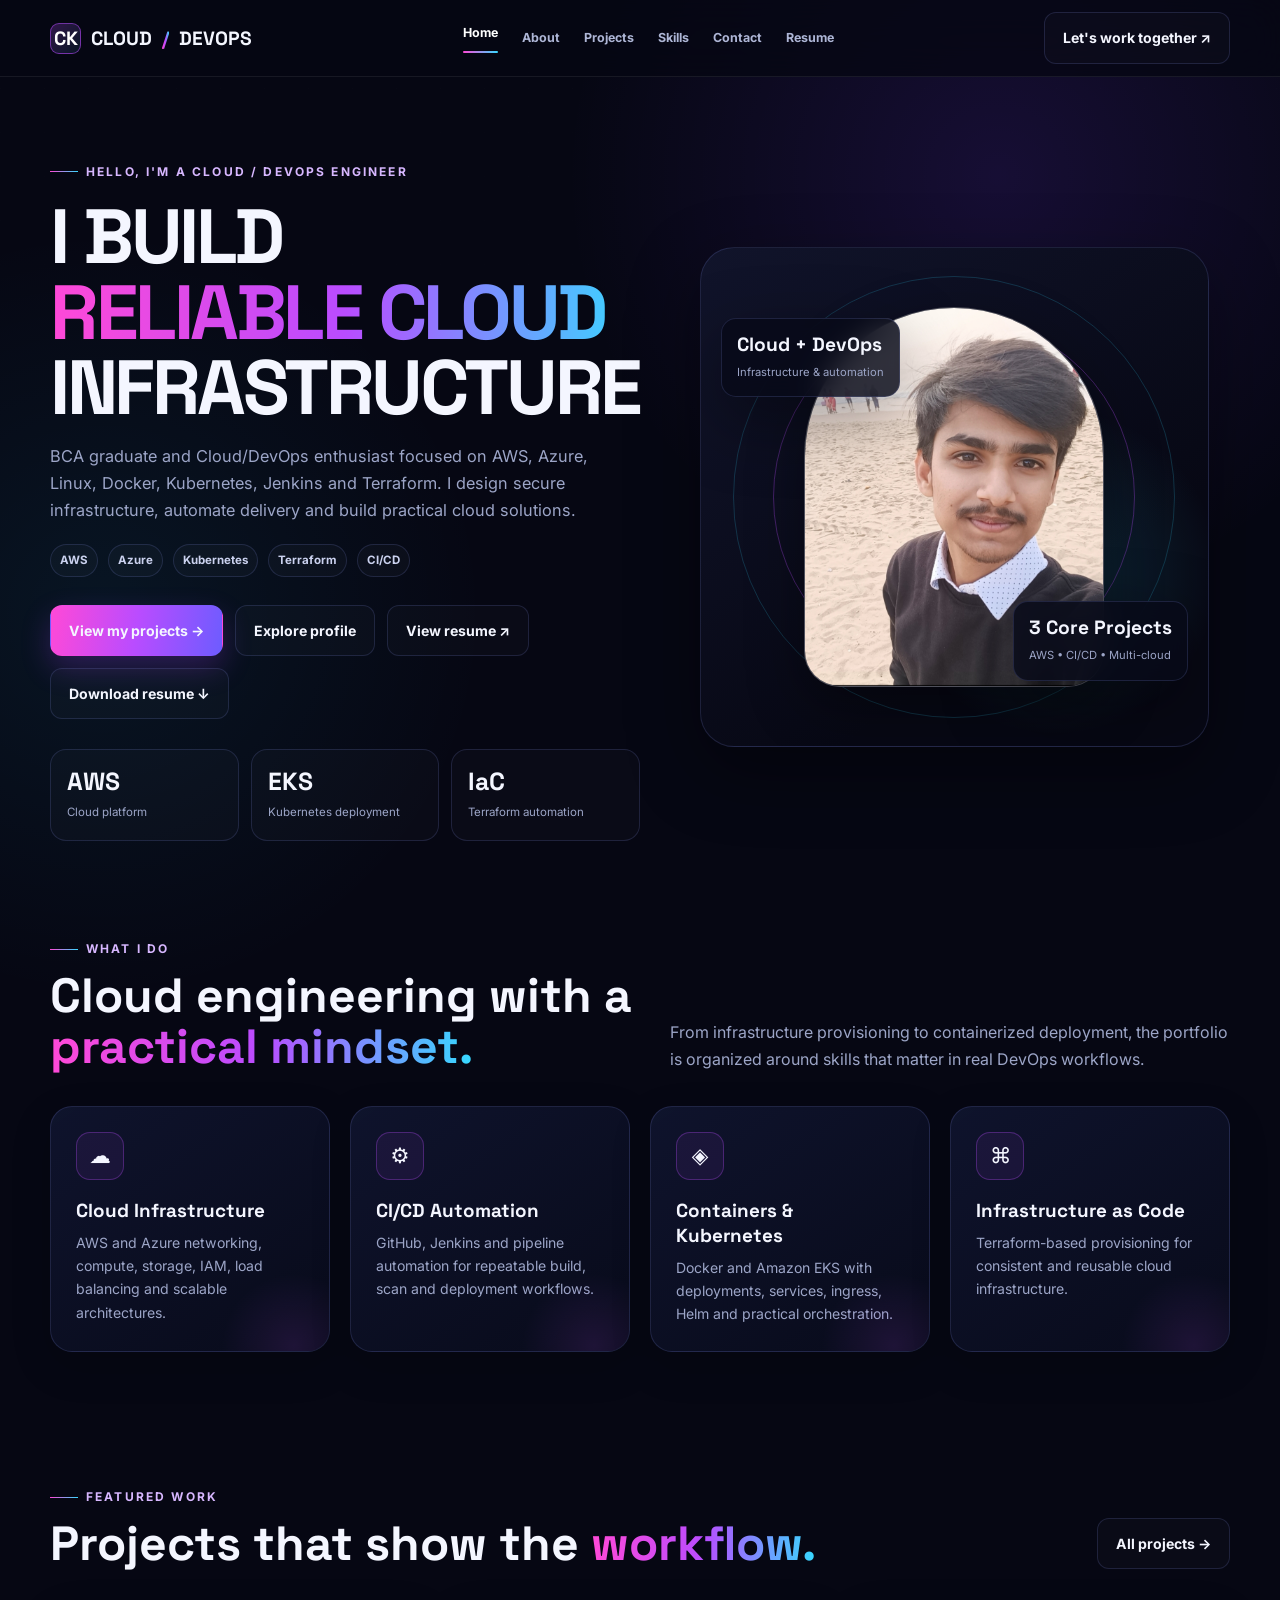
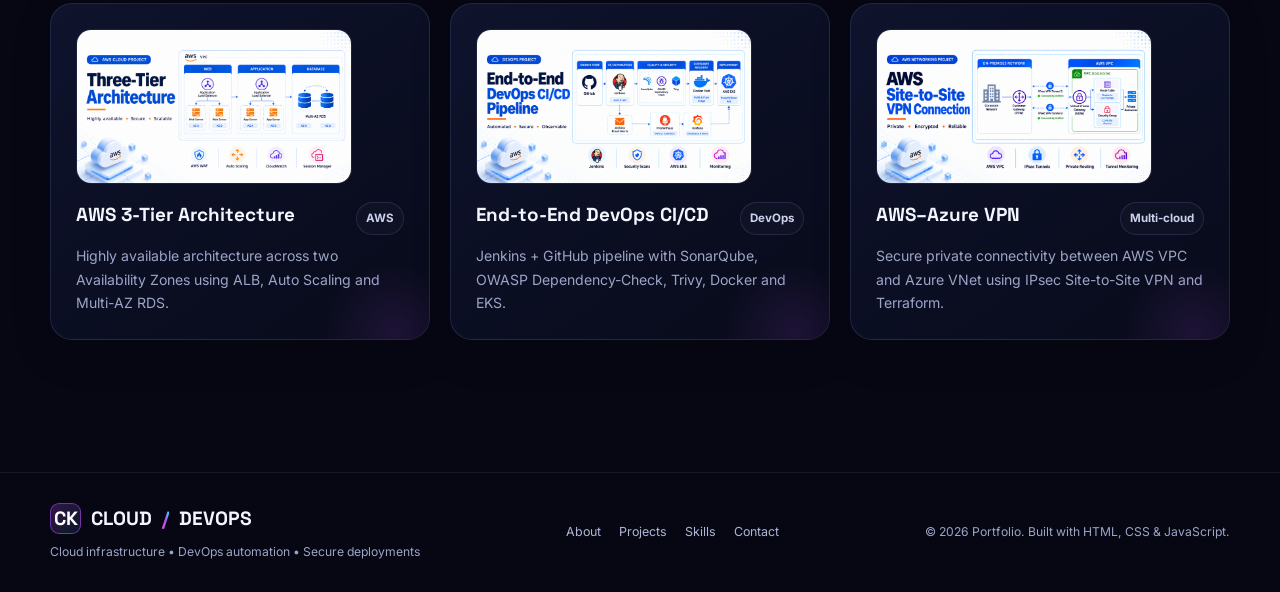
<file: index.html>
<!doctype html>
<html lang="en">
<head>
<meta charset="utf-8">
<meta name="viewport" content="width=device-width,initial-scale=1">
<meta name="description" content="Cloud / DevOps Engineer portfolio">
<title>Home | Cloud / DevOps Engineer</title>
<link rel="stylesheet" href="style.css">
</head>
<body>
<header class="header">
  <div class="container nav">
    <a class="logo" href="index.html"><span class="logo-mark">CK</span> CLOUD<span class="gradient-text">/</span>DEVOPS</a>
    <nav class="nav-links"><a class="active" href="index.html">Home</a><a class="" href="about.html">About</a><a class="" href="projects.html">Projects</a><a class="" href="skills.html">Skills</a><a class="" href="contact.html">Contact</a><a class="" href="resume.pdf" target="_blank" rel="noopener">Resume</a></nav>
    <a class="btn secondary" href="contact.html">Let's work together ↗</a>
    <button class="menu" aria-label="Open menu">☰</button>
  </div>
</header>

<main>
<section class="hero">
  <div class="container hero-grid">
    <div>
      <span class="eyebrow">Hello, I'm a Cloud / DevOps Engineer</span>
      <h1>I BUILD <span class="gradient-text">RELIABLE CLOUD</span><span>INFRASTRUCTURE</span></h1>
      <p class="hero-copy">BCA graduate and Cloud/DevOps enthusiast focused on AWS, Azure, Linux, Docker, Kubernetes, Jenkins and Terraform. I design secure infrastructure, automate delivery and build practical cloud solutions.</p>
      <div class="hero-meta">
        <span class="tag">AWS</span><span class="tag">Azure</span><span class="tag">Kubernetes</span><span class="tag">Terraform</span><span class="tag">CI/CD</span>
      </div>
      <div class="btns">
        <a class="btn primary" href="projects.html">View my projects →</a>
        <a class="btn secondary" href="about.html">Explore profile</a>
        <a class="btn secondary" href="resume.pdf" target="_blank" rel="noopener">View resume ↗</a>
        <a class="btn secondary" href="resume.pdf" download="Pinjari-Jafar-Resume.pdf">Download resume ↓</a>
      </div>
      <div class="stat-row">
        <div class="stat"><strong>AWS</strong><span>Cloud platform</span></div>
        <div class="stat"><strong>EKS</strong><span>Kubernetes deployment</span></div>
        <div class="stat"><strong>IaC</strong><span>Terraform automation</span></div>
      </div>
    </div>
    <div class="hero-photo">
      <div class="float-card one"><b>Cloud + DevOps</b><span>Infrastructure & automation</span></div>
      <div class="float-card two"><b>3 Core Projects</b><span>AWS • CI/CD • Multi-cloud</span></div>
      <div class="profile-image-wrap">
        <img class="profile-image" src="profile.jpeg" alt="Profile photo of Ambati Mokesh Reddy">
      </div>
    </div>
  </div>
</section>

<section class="section" style="padding-top:30px">
 <div class="container">
  <div class="section-head">
   <div><span class="eyebrow">What I do</span><h2>Cloud engineering with a <span class="gradient-text">practical mindset.</span></h2></div>
   <p>From infrastructure provisioning to containerized deployment, the portfolio is organized around skills that matter in real DevOps workflows.</p>
  </div>
  <div class="grid cards-4">
   <article class="card"><div class="icon-box">☁</div><h3>Cloud Infrastructure</h3><p>AWS and Azure networking, compute, storage, IAM, load balancing and scalable architectures.</p></article>
   <article class="card"><div class="icon-box">⚙</div><h3>CI/CD Automation</h3><p>GitHub, Jenkins and pipeline automation for repeatable build, scan and deployment workflows.</p></article>
   <article class="card"><div class="icon-box">◈</div><h3>Containers & Kubernetes</h3><p>Docker and Amazon EKS with deployments, services, ingress, Helm and practical orchestration.</p></article>
   <article class="card"><div class="icon-box">⌘</div><h3>Infrastructure as Code</h3><p>Terraform-based provisioning for consistent and reusable cloud infrastructure.</p></article>
  </div>
 </div>
</section>

<section class="section" style="padding-top:35px">
 <div class="container">
  <div class="section-head"><div><span class="eyebrow">Featured work</span><h2>Projects that show the <span class="gradient-text">workflow.</span></h2></div><a class="btn secondary" href="projects.html">All projects →</a></div>
  <div class="grid cards-3">
   <article class="card"><div class="project-image project-cover home-project-cover"><img src="project-three-tier.png" alt="AWS Three-Tier Architecture project cover" loading="lazy"></div><div class="project-top"><h3>AWS 3-Tier Architecture</h3><span class="tag">AWS</span></div><p style="margin-top:9px">Highly available architecture across two Availability Zones using ALB, Auto Scaling and Multi-AZ RDS.</p></article>
   <article class="card"><div class="project-image project-cover home-project-cover"><img src="project-cicd.png" alt="End-to-End DevOps CI/CD Pipeline project cover" loading="lazy"></div><div class="project-top"><h3>End-to-End DevOps CI/CD</h3><span class="tag">DevOps</span></div><p style="margin-top:9px">Jenkins + GitHub pipeline with SonarQube, OWASP Dependency-Check, Trivy, Docker and EKS.</p></article>
   <article class="card"><div class="project-image project-cover home-project-cover"><img src="project-vpn.png" alt="AWS Site-to-Site VPN project cover" loading="lazy"></div><div class="project-top"><h3>AWS–Azure VPN</h3><span class="tag">Multi-cloud</span></div><p style="margin-top:9px">Secure private connectivity between AWS VPC and Azure VNet using IPsec Site-to-Site VPN and Terraform.</p></article>
  </div>
 </div>
</section>
</main>

<footer class="footer">
  <div class="container footer-row">
    <div>
      <a class="logo" href="index.html"><span class="logo-mark">CK</span> CLOUD<span class="gradient-text">/</span>DEVOPS</a>
      <p style="margin-top:8px">Cloud infrastructure • DevOps automation • Secure deployments</p>
    </div>
    <div class="footer-links">
      <a href="about.html">About</a><a href="projects.html">Projects</a><a href="skills.html">Skills</a><a href="contact.html">Contact</a>
    </div>
    <p>© <span data-year></span> Portfolio. Built with HTML, CSS & JavaScript.</p>
  </div>
</footer>
<script src="script.js"></script>
</body>
</html>
</file>
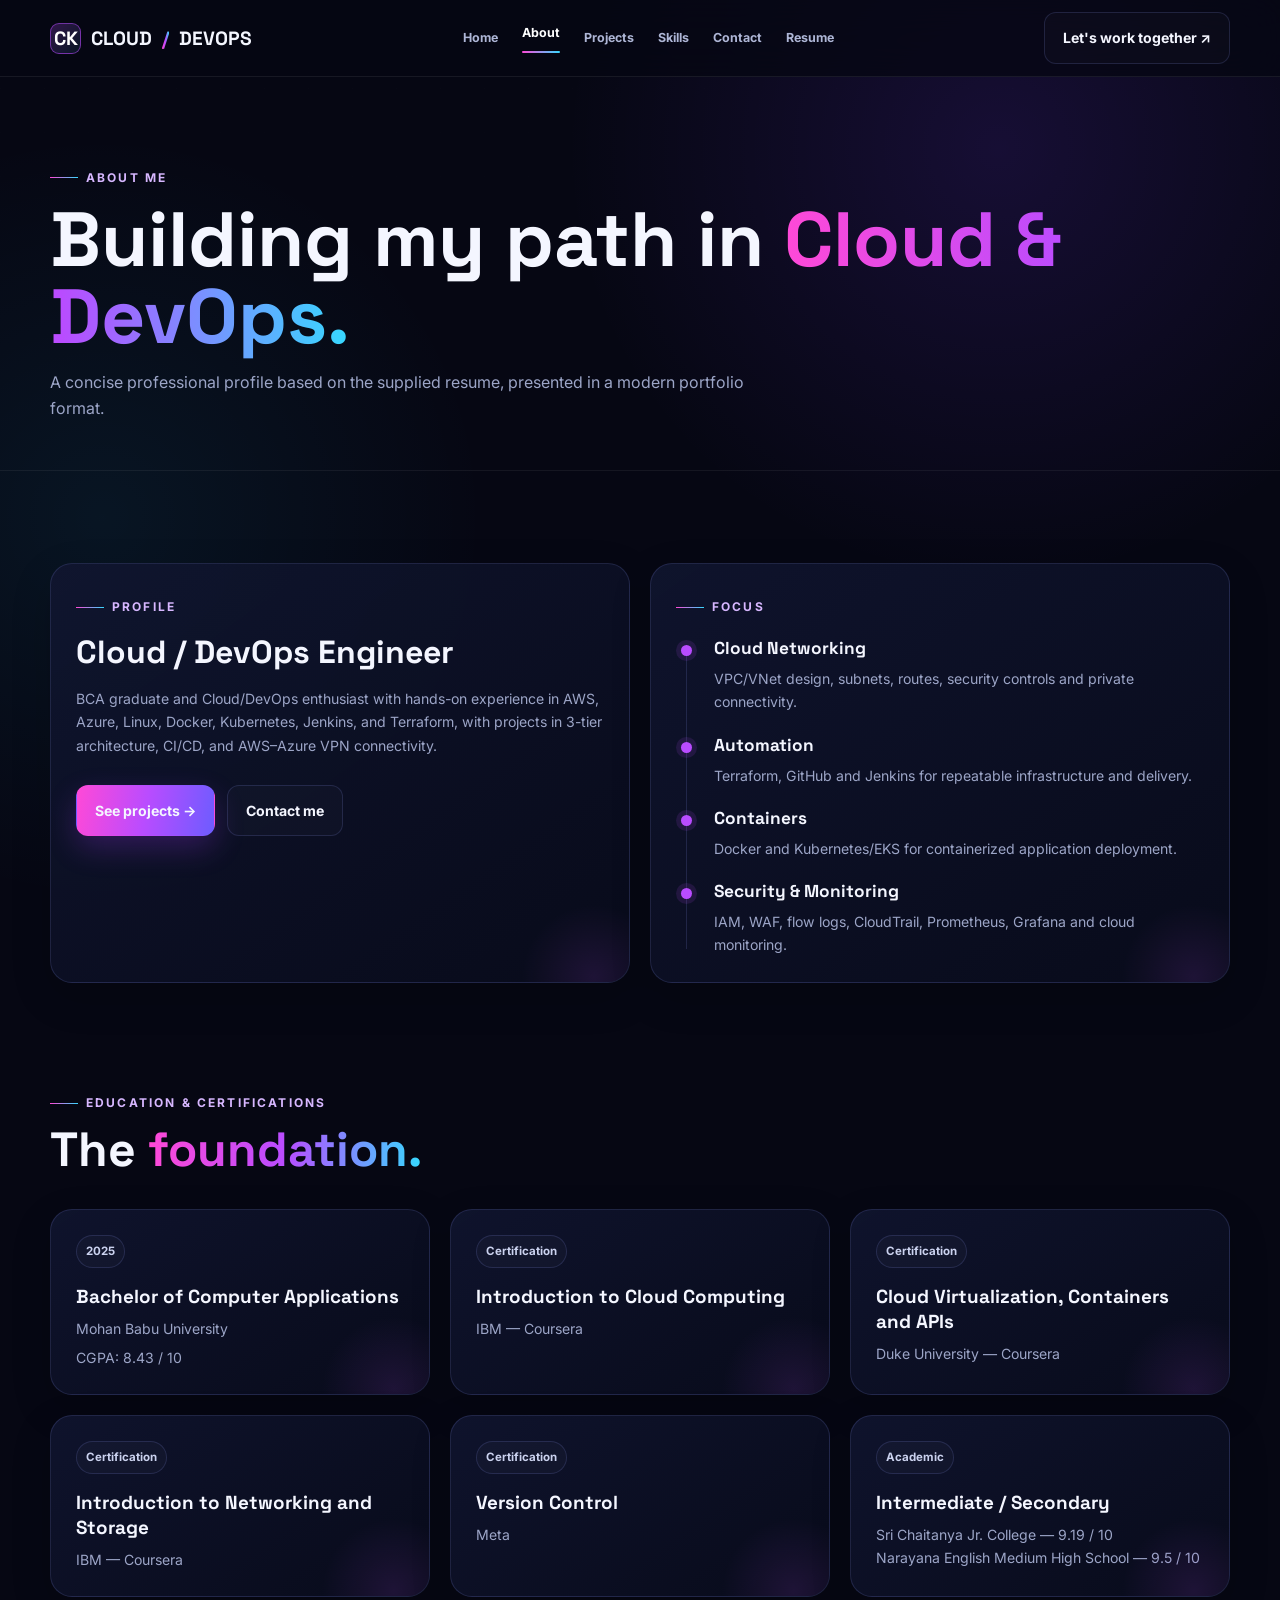
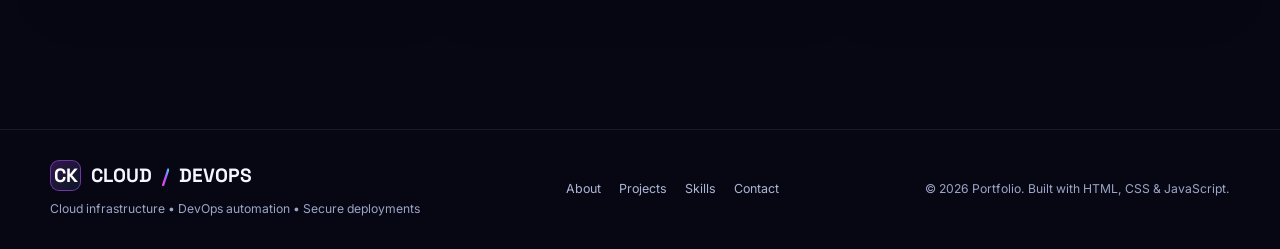
<file: about.html>
<!doctype html>
<html lang="en">
<head>
<meta charset="utf-8">
<meta name="viewport" content="width=device-width,initial-scale=1">
<meta name="description" content="Cloud / DevOps Engineer portfolio">
<title>About | Cloud / DevOps Engineer</title>
<link rel="stylesheet" href="style.css">
</head>
<body>
<header class="header">
  <div class="container nav">
    <a class="logo" href="index.html"><span class="logo-mark">CK</span> CLOUD<span class="gradient-text">/</span>DEVOPS</a>
    <nav class="nav-links"><a class="" href="index.html">Home</a><a class="active" href="about.html">About</a><a class="" href="projects.html">Projects</a><a class="" href="skills.html">Skills</a><a class="" href="contact.html">Contact</a><a class="" href="resume.pdf" target="_blank" rel="noopener">Resume</a></nav>
    <a class="btn secondary" href="contact.html">Let's work together ↗</a>
    <button class="menu" aria-label="Open menu">☰</button>
  </div>
</header>

<main>
<section class="page-hero"><div class="container"><span class="eyebrow">About me</span><h1>Building my path in <span class="gradient-text">Cloud & DevOps.</span></h1><p>A concise professional profile based on the supplied resume, presented in a modern portfolio format.</p></div></section>
<section class="section">
 <div class="container">
  <div class="grid" style="grid-template-columns:1fr 1fr">
   <div class="card">
    <span class="eyebrow">Profile</span>
    <h2 style="font:700 2rem 'Space Grotesk';margin:15px 0">Cloud / DevOps Engineer</h2>
    <p class="muted">BCA graduate and Cloud/DevOps enthusiast with hands-on experience in AWS, Azure, Linux, Docker, Kubernetes, Jenkins, and Terraform, with projects in 3-tier architecture, CI/CD, and AWS–Azure VPN connectivity.</p>
    <div class="btns"><a class="btn primary" href="projects.html">See projects →</a><a class="btn secondary" href="contact.html">Contact me</a></div>
   </div>
   <div class="card">
    <span class="eyebrow">Focus</span>
    <div class="timeline" style="margin-top:20px">
      <div class="timeline-item"><h3>Cloud Networking</h3><p>VPC/VNet design, subnets, routes, security controls and private connectivity.</p></div>
      <div class="timeline-item"><h3>Automation</h3><p>Terraform, GitHub and Jenkins for repeatable infrastructure and delivery.</p></div>
      <div class="timeline-item"><h3>Containers</h3><p>Docker and Kubernetes/EKS for containerized application deployment.</p></div>
      <div class="timeline-item"><h3>Security & Monitoring</h3><p>IAM, WAF, flow logs, CloudTrail, Prometheus, Grafana and cloud monitoring.</p></div>
    </div>
   </div>
  </div>
 </div>
</section>

<section class="section" style="padding-top:10px">
 <div class="container">
  <div class="section-head"><div><span class="eyebrow">Education & certifications</span><h2>The <span class="gradient-text">foundation.</span></h2></div></div>
  <div class="grid cards-3">
   <article class="card"><span class="tag">2025</span><h3 style="margin-top:16px">Bachelor of Computer Applications</h3><p>Mohan Babu University</p><p class="muted" style="margin-top:5px">CGPA: 8.43 / 10</p></article>
   <article class="card"><span class="tag">Certification</span><h3 style="margin-top:16px">Introduction to Cloud Computing</h3><p>IBM — Coursera</p></article>
   <article class="card"><span class="tag">Certification</span><h3 style="margin-top:16px">Cloud Virtualization, Containers and APIs</h3><p>Duke University — Coursera</p></article>
  </div>
  <div class="grid cards-3" style="margin-top:20px">
   <article class="card"><span class="tag">Certification</span><h3 style="margin-top:16px">Introduction to Networking and Storage</h3><p>IBM — Coursera</p></article>
   <article class="card"><span class="tag">Certification</span><h3 style="margin-top:16px">Version Control</h3><p>Meta</p></article>
   <article class="card"><span class="tag">Academic</span><h3 style="margin-top:16px">Intermediate / Secondary</h3><p>Sri Chaitanya Jr. College — 9.19 / 10</p><p class="muted">Narayana English Medium High School — 9.5 / 10</p></article>
  </div>
 </div>
</section>
</main>

<footer class="footer">
  <div class="container footer-row">
    <div>
      <a class="logo" href="index.html"><span class="logo-mark">CK</span> CLOUD<span class="gradient-text">/</span>DEVOPS</a>
      <p style="margin-top:8px">Cloud infrastructure • DevOps automation • Secure deployments</p>
    </div>
    <div class="footer-links">
      <a href="about.html">About</a><a href="projects.html">Projects</a><a href="skills.html">Skills</a><a href="contact.html">Contact</a>
    </div>
    <p>© <span data-year></span> Portfolio. Built with HTML, CSS & JavaScript.</p>
  </div>
</footer>
<script src="script.js"></script>
</body>
</html>
</file>
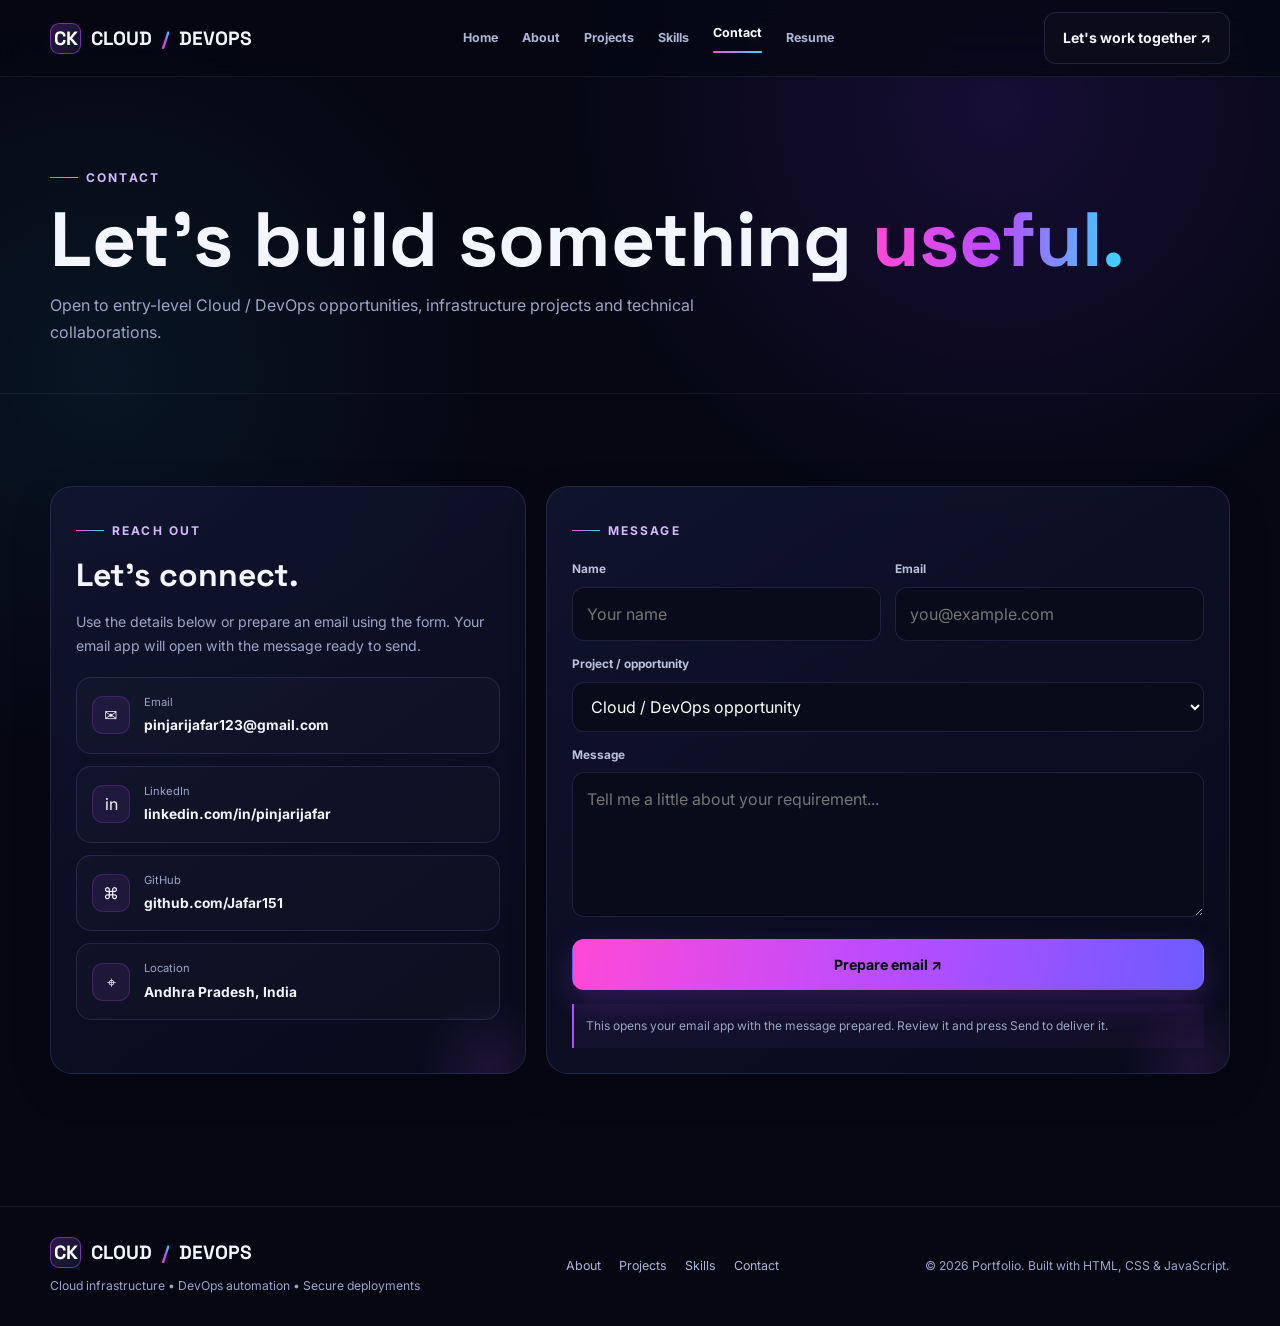
<file: contact.html>
<!doctype html>
<html lang="en">
<head>
<meta charset="utf-8">
<meta name="viewport" content="width=device-width,initial-scale=1">
<meta name="description" content="Cloud / DevOps Engineer portfolio">
<title>Contact | Cloud / DevOps Engineer</title>
<link rel="stylesheet" href="style.css">
</head>
<body>
<header class="header">
  <div class="container nav">
    <a class="logo" href="index.html"><span class="logo-mark">CK</span> CLOUD<span class="gradient-text">/</span>DEVOPS</a>
    <nav class="nav-links"><a class="" href="index.html">Home</a><a class="" href="about.html">About</a><a class="" href="projects.html">Projects</a><a class="" href="skills.html">Skills</a><a class="active" href="contact.html">Contact</a><a class="" href="resume.pdf" target="_blank" rel="noopener">Resume</a></nav>
    <a class="btn secondary" href="contact.html">Let's work together ↗</a>
    <button class="menu" aria-label="Open menu">☰</button>
  </div>
</header>

<main>
<section class="page-hero"><div class="container"><span class="eyebrow">Contact</span><h1>Let's build something <span class="gradient-text">useful.</span></h1><p>Open to entry-level Cloud / DevOps opportunities, infrastructure projects and technical collaborations.</p></div></section>
<section class="section">
 <div class="container contact-grid">
  <div class="card">
   <span class="eyebrow">Reach out</span>
   <h2 style="font:700 2rem 'Space Grotesk';margin:15px 0">Let's connect.</h2>
   <p class="muted">Use the details below or prepare an email using the form. Your email app will open with the message ready to send.</p>
   <div class="contact-list">
    <a class="contact-item" href="mailto:pinjarijafar123@gmail.com"><span class="ci">✉</span><span><small>Email</small><strong>pinjarijafar123@gmail.com</strong></span></a>
    <a class="contact-item" href="https://linkedin.com/in/pinjarijafar" target="_blank" rel="noreferrer"><span class="ci">in</span><span><small>LinkedIn</small><strong>linkedin.com/in/pinjarijafar</strong></span></a>
    <a class="contact-item" href="https://github.com/Jafar151" target="_blank" rel="noreferrer"><span class="ci">⌘</span><span><small>GitHub</small><strong>github.com/Jafar151</strong></span></a>
    <div class="contact-item"><span class="ci">⌖</span><span><small>Location</small><strong>Andhra Pradesh, India</strong></span></div>
   </div>
  </div>
  <div class="card">
   <span class="eyebrow">Message</span>
   <form class="form" id="contactForm" style="margin-top:20px">
    <div class="form-row"><div class="field"><label for="contactName">Name</label><input id="contactName" type="text" name="name" autocomplete="name" required placeholder="Your name"></div><div class="field"><label for="contactEmail">Email</label><input id="contactEmail" type="email" name="email" autocomplete="email" required placeholder="you@example.com"></div></div>
    <div class="field"><label for="projectType">Project / opportunity</label><select id="projectType" name="project_type"><option>Cloud / DevOps opportunity</option><option>Infrastructure project</option><option>CI/CD project</option><option>General collaboration</option></select></div>
    <div class="field"><label for="contactMessage">Message</label><textarea id="contactMessage" name="message" required placeholder="Tell me a little about your requirement..."></textarea></div>
    <button class="btn primary" type="submit" id="sendBtn">Prepare email ↗</button>
    <div class="notice" id="formNotice" role="status" aria-live="polite">This opens your email app with the message prepared. Review it and press Send to deliver it.</div>
   </form>
  </div>
 </div>
</section>
</main>

<footer class="footer">
  <div class="container footer-row">
    <div>
      <a class="logo" href="index.html"><span class="logo-mark">CK</span> CLOUD<span class="gradient-text">/</span>DEVOPS</a>
      <p style="margin-top:8px">Cloud infrastructure • DevOps automation • Secure deployments</p>
    </div>
    <div class="footer-links">
      <a href="about.html">About</a><a href="projects.html">Projects</a><a href="skills.html">Skills</a><a href="contact.html">Contact</a>
    </div>
    <p>© <span data-year></span> Portfolio. Built with HTML, CSS & JavaScript.</p>
  </div>
</footer>
<script src="script.js"></script>
</body>
</html>
</file>
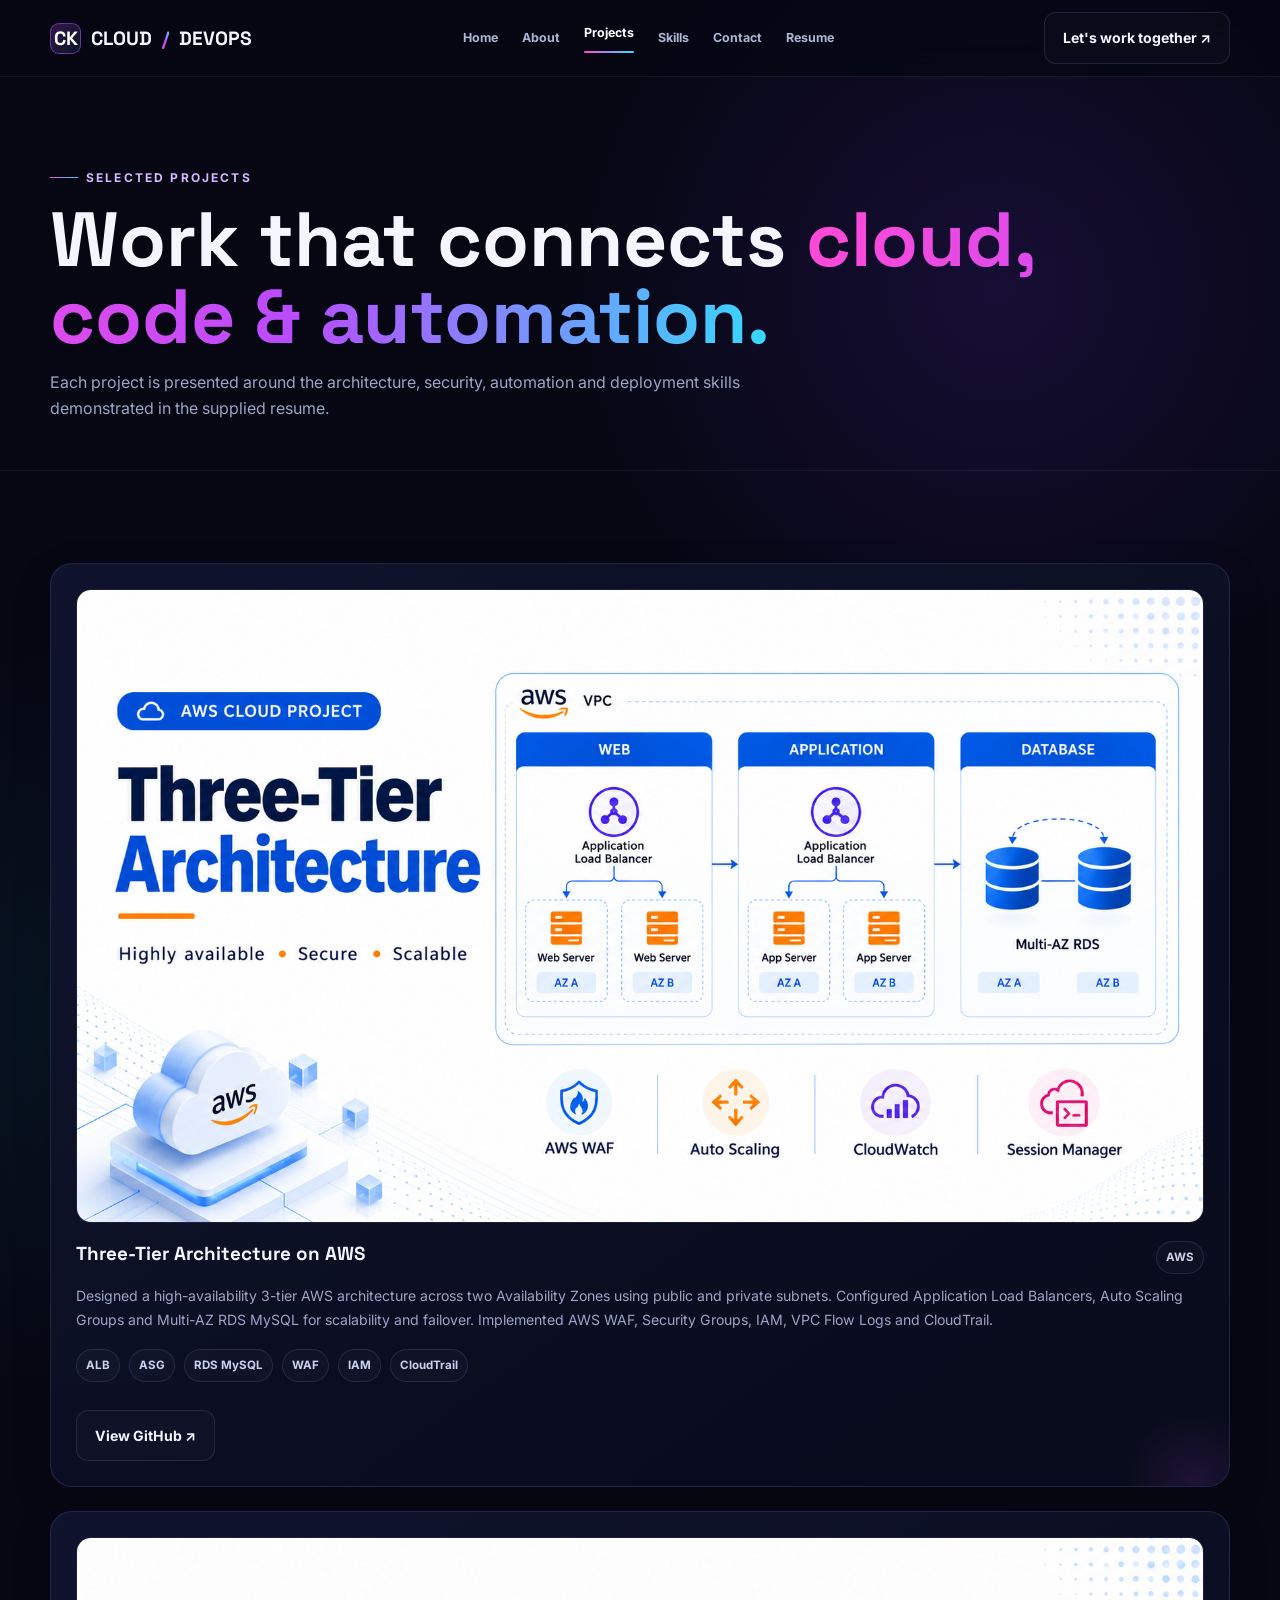
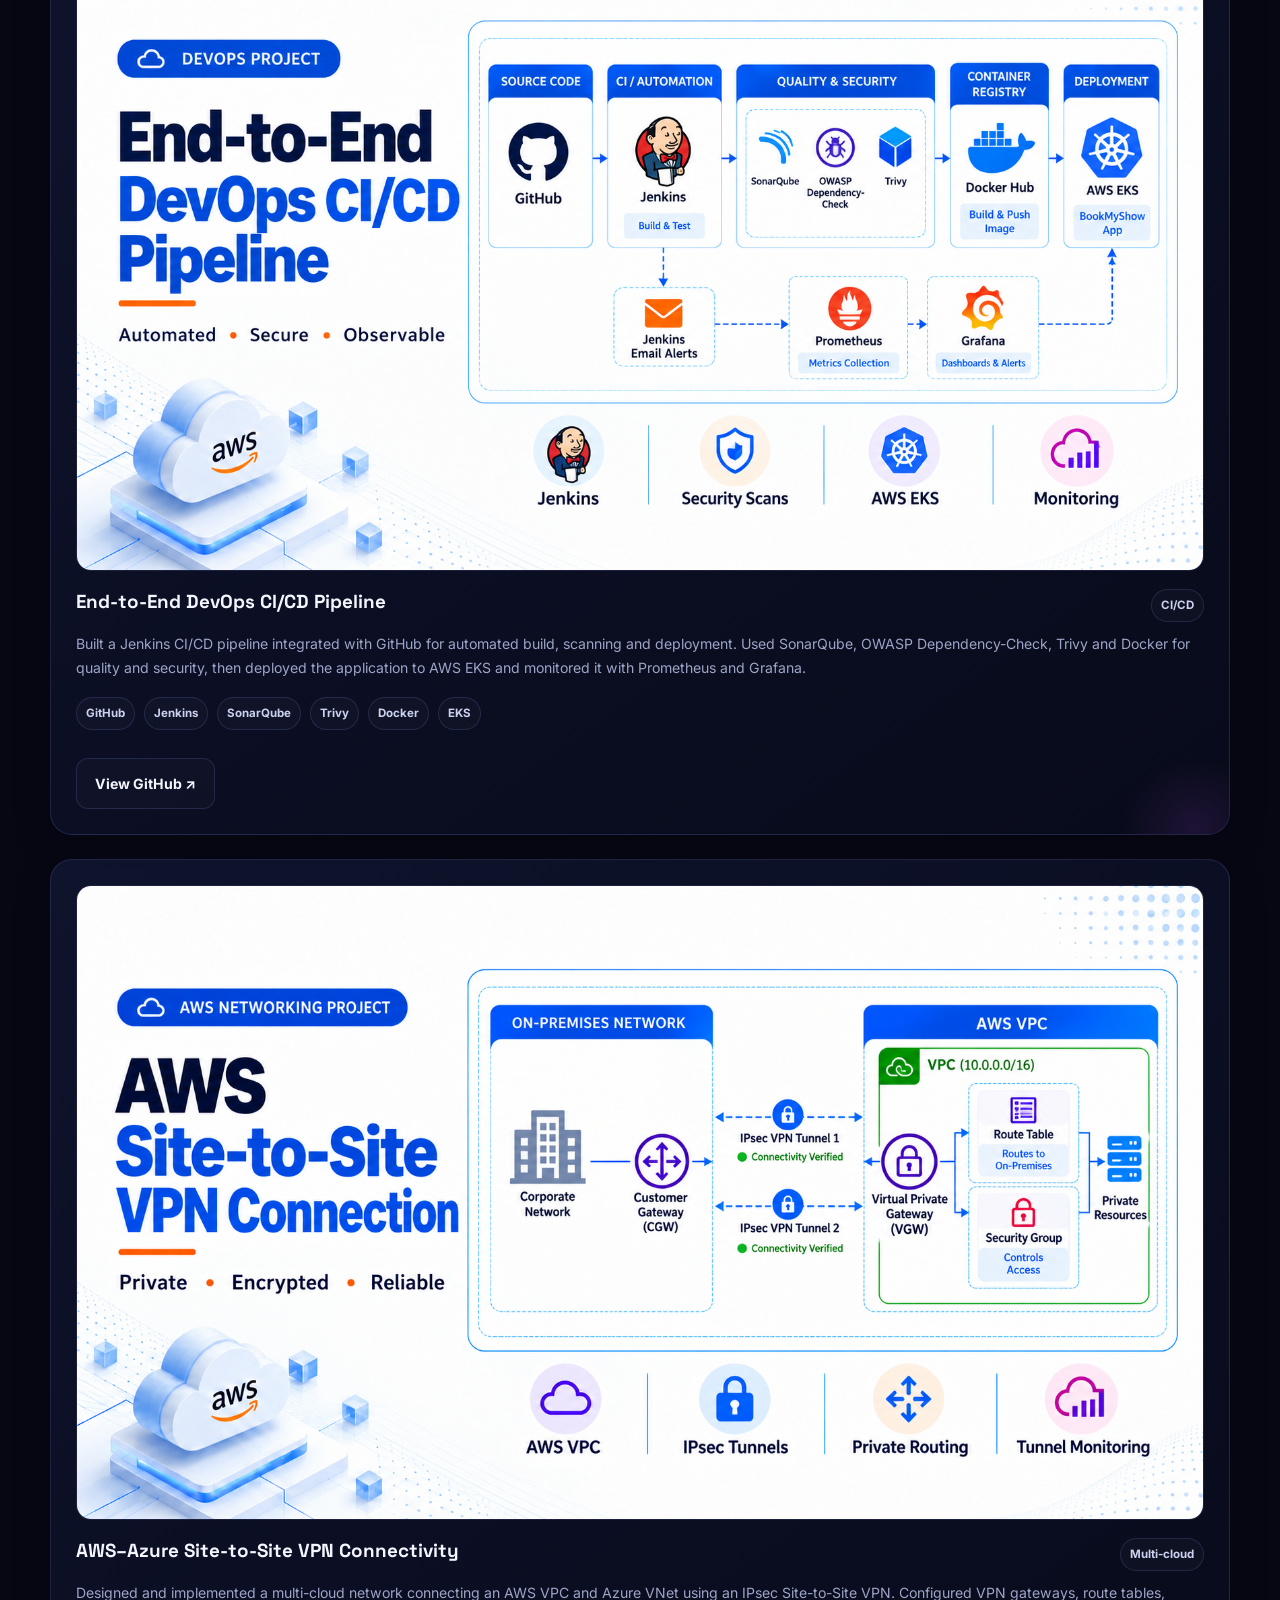
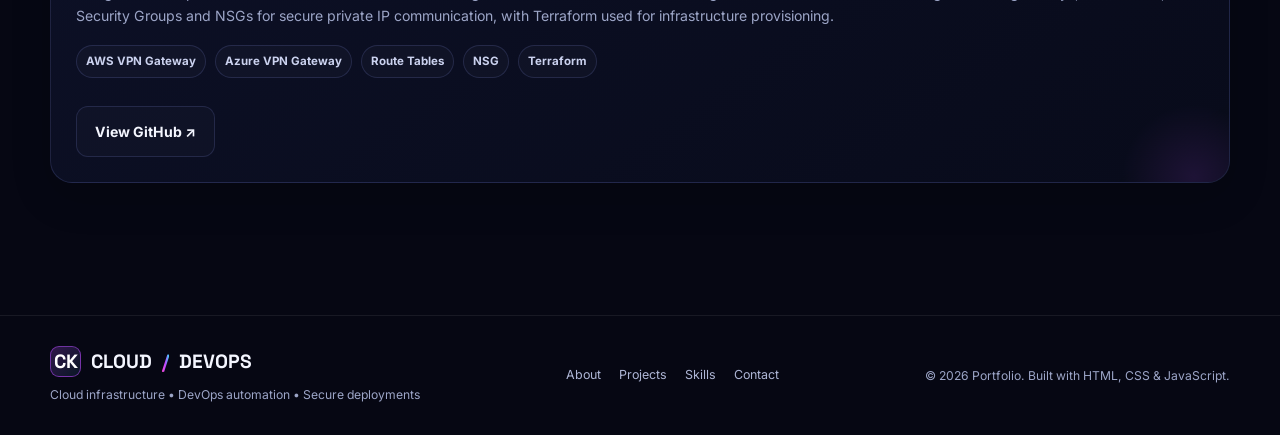
<file: projects.html>
<!doctype html>
<html lang="en">
<head>
<meta charset="utf-8">
<meta name="viewport" content="width=device-width,initial-scale=1">
<meta name="description" content="Cloud / DevOps Engineer portfolio">
<title>Projects | Cloud / DevOps Engineer</title>
<link rel="stylesheet" href="style.css">
</head>
<body>
<header class="header">
  <div class="container nav">
    <a class="logo" href="index.html"><span class="logo-mark">CK</span> CLOUD<span class="gradient-text">/</span>DEVOPS</a>
    <nav class="nav-links"><a class="" href="index.html">Home</a><a class="" href="about.html">About</a><a class="active" href="projects.html">Projects</a><a class="" href="skills.html">Skills</a><a class="" href="contact.html">Contact</a><a class="" href="resume.pdf" target="_blank" rel="noopener">Resume</a></nav>
    <a class="btn secondary" href="contact.html">Let's work together ↗</a>
    <button class="menu" aria-label="Open menu">☰</button>
  </div>
</header>

<main>
<section class="page-hero"><div class="container"><span class="eyebrow">Selected projects</span><h1>Work that connects <span class="gradient-text">cloud, code & automation.</span></h1><p>Each project is presented around the architecture, security, automation and deployment skills demonstrated in the supplied resume.</p></div></section>
<section class="section">
 <div class="container grid" style="gap:24px">
  <article class="card">
   <div class="project-image project-cover"><img src="project-three-tier.png" alt="AWS Three-Tier Architecture project cover" loading="lazy"></div>
   <div class="project-top"><h3>Three-Tier Architecture on AWS</h3><span class="tag">AWS</span></div>
   <p style="margin-top:10px">Designed a high-availability 3-tier AWS architecture across two Availability Zones using public and private subnets. Configured Application Load Balancers, Auto Scaling Groups and Multi-AZ RDS MySQL for scalability and failover. Implemented AWS WAF, Security Groups, IAM, VPC Flow Logs and CloudTrail.</p>
   <div class="tool-grid"><span class="tag">ALB</span><span class="tag">ASG</span><span class="tag">RDS MySQL</span><span class="tag">WAF</span><span class="tag">IAM</span><span class="tag">CloudTrail</span></div>
   <div class="btns"><a class="btn secondary" href="https://github.com/Jafar151/three-tier-architecture" target="_blank" rel="noreferrer">View GitHub ↗</a></div>
  </article>

  <article class="card">
   <div class="project-image project-cover"><img src="project-cicd.png" alt="End-to-End DevOps CI/CD Pipeline project cover" loading="lazy"></div>
   <div class="project-top"><h3>End-to-End DevOps CI/CD Pipeline</h3><span class="tag">CI/CD</span></div>
   <p style="margin-top:10px">Built a Jenkins CI/CD pipeline integrated with GitHub for automated build, scanning and deployment. Used SonarQube, OWASP Dependency-Check, Trivy and Docker for quality and security, then deployed the application to AWS EKS and monitored it with Prometheus and Grafana.</p>
   <div class="tool-grid"><span class="tag">GitHub</span><span class="tag">Jenkins</span><span class="tag">SonarQube</span><span class="tag">Trivy</span><span class="tag">Docker</span><span class="tag">EKS</span></div>
   <div class="btns"><a class="btn secondary" href="https://github.com/Jafar151/End-to-End-DevOps-CI-CD-Pipeline" target="_blank" rel="noreferrer">View GitHub ↗</a></div>
  </article>

  <article class="card">
   <div class="project-image project-cover"><img src="project-vpn.png" alt="AWS Site-to-Site VPN Connection project cover" loading="lazy"></div>
   <div class="project-top"><h3>AWS–Azure Site-to-Site VPN Connectivity</h3><span class="tag">Multi-cloud</span></div>
   <p style="margin-top:10px">Designed and implemented a multi-cloud network connecting an AWS VPC and Azure VNet using an IPsec Site-to-Site VPN. Configured VPN gateways, route tables, Security Groups and NSGs for secure private IP communication, with Terraform used for infrastructure provisioning.</p>
   <div class="tool-grid"><span class="tag">AWS VPN Gateway</span><span class="tag">Azure VPN Gateway</span><span class="tag">Route Tables</span><span class="tag">NSG</span><span class="tag">Terraform</span></div>
   <div class="btns"><a class="btn secondary" href="https://github.com/Jafar151/vpn-connectivity" target="_blank" rel="noreferrer">View GitHub ↗</a></div>
  </article>
 </div>
</section>
</main>

<footer class="footer">
  <div class="container footer-row">
    <div>
      <a class="logo" href="index.html"><span class="logo-mark">CK</span> CLOUD<span class="gradient-text">/</span>DEVOPS</a>
      <p style="margin-top:8px">Cloud infrastructure • DevOps automation • Secure deployments</p>
    </div>
    <div class="footer-links">
      <a href="about.html">About</a><a href="projects.html">Projects</a><a href="skills.html">Skills</a><a href="contact.html">Contact</a>
    </div>
    <p>© <span data-year></span> Portfolio. Built with HTML, CSS & JavaScript.</p>
  </div>
</footer>
<script src="script.js"></script>
</body>
</html>
</file>
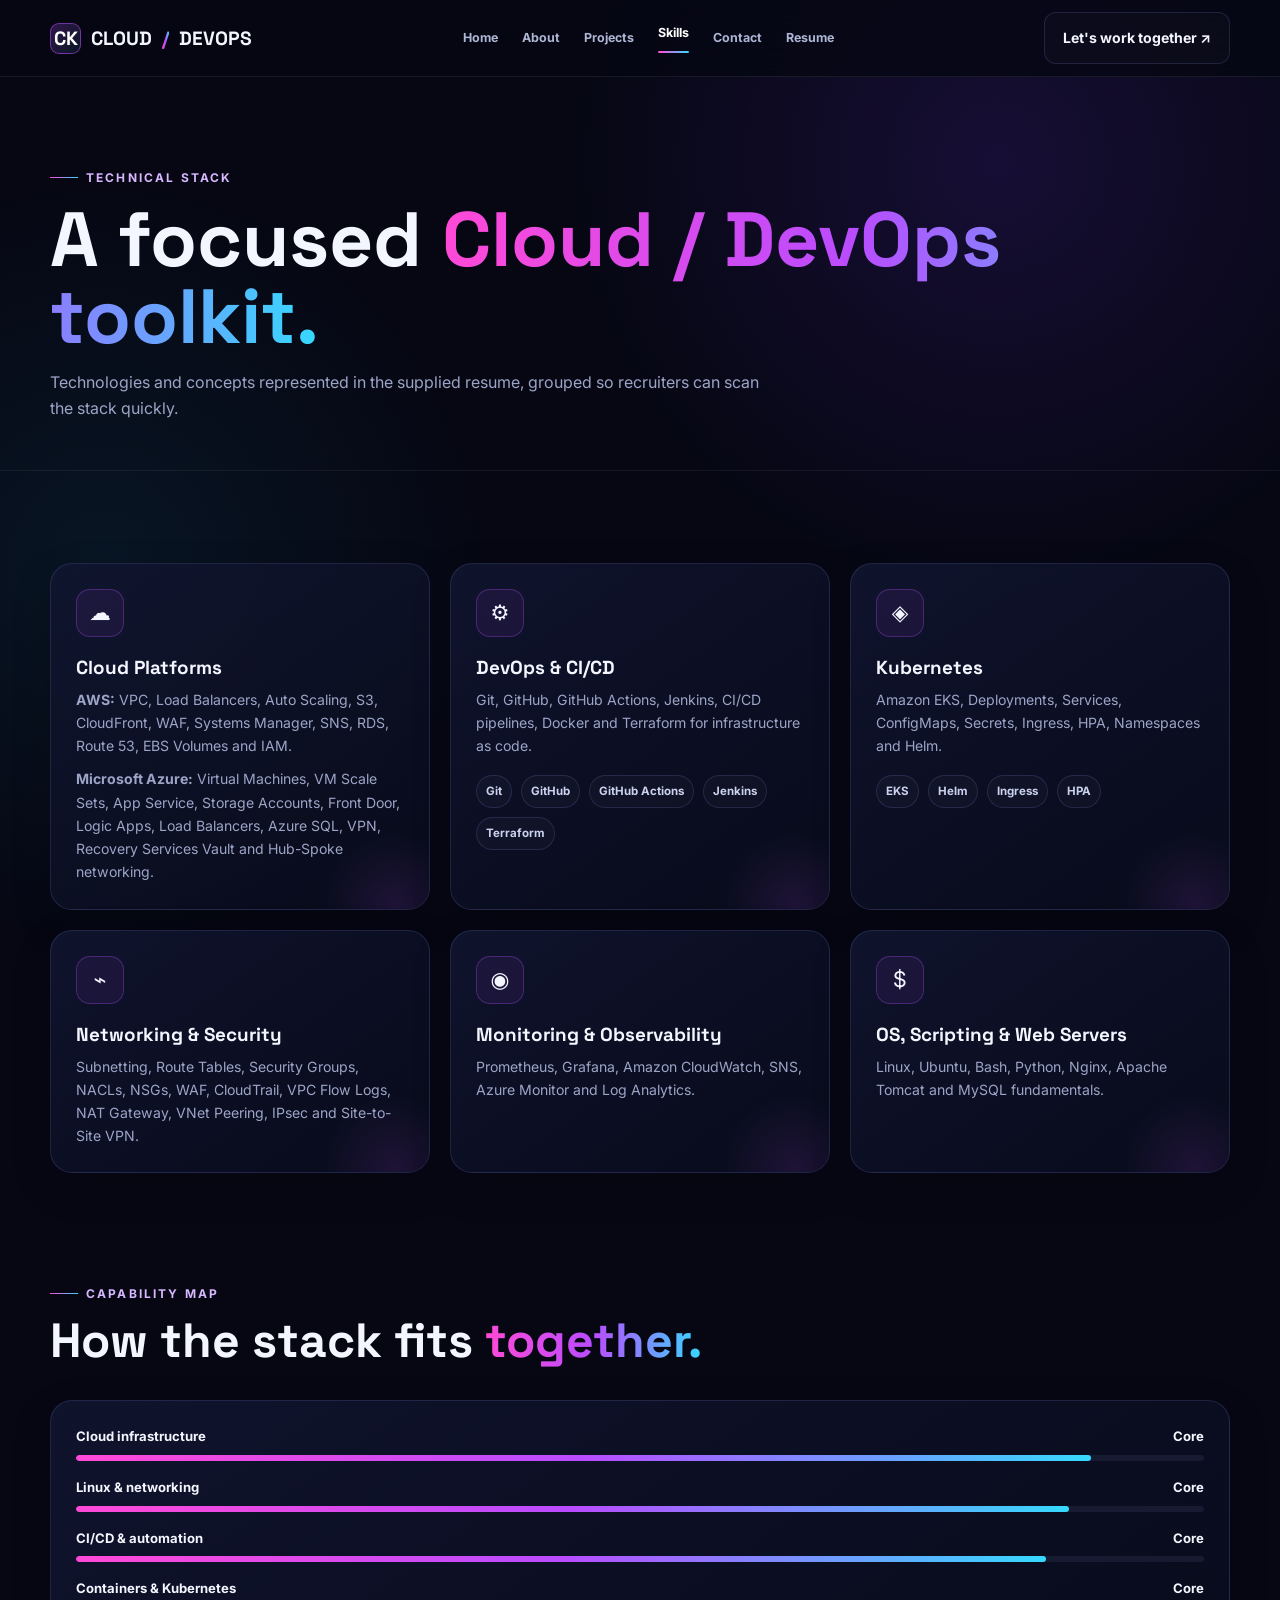
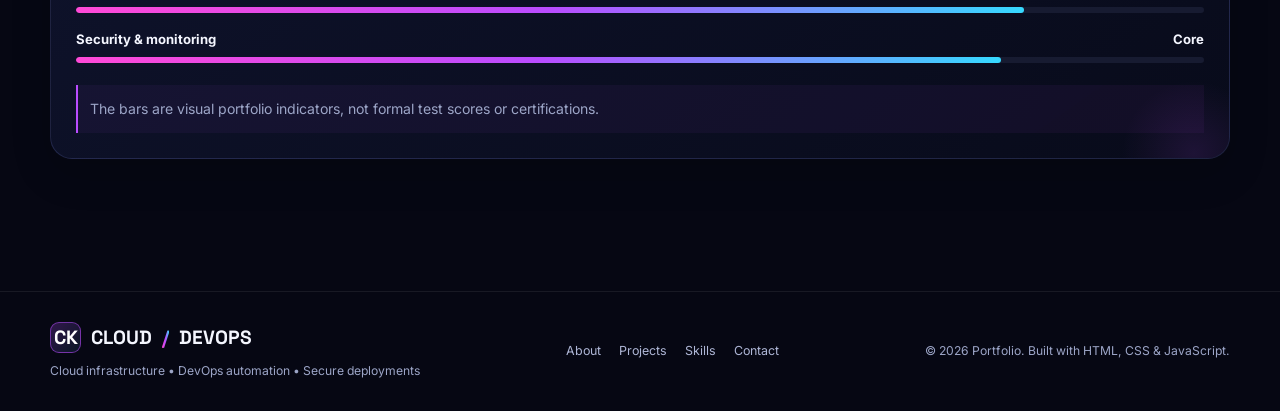
<file: skills.html>
<!doctype html>
<html lang="en">
<head>
<meta charset="utf-8">
<meta name="viewport" content="width=device-width,initial-scale=1">
<meta name="description" content="Cloud / DevOps Engineer portfolio">
<title>Skills | Cloud / DevOps Engineer</title>
<link rel="stylesheet" href="style.css">
</head>
<body>
<header class="header">
  <div class="container nav">
    <a class="logo" href="index.html"><span class="logo-mark">CK</span> CLOUD<span class="gradient-text">/</span>DEVOPS</a>
    <nav class="nav-links"><a class="" href="index.html">Home</a><a class="" href="about.html">About</a><a class="" href="projects.html">Projects</a><a class="active" href="skills.html">Skills</a><a class="" href="contact.html">Contact</a><a class="" href="resume.pdf" target="_blank" rel="noopener">Resume</a></nav>
    <a class="btn secondary" href="contact.html">Let's work together ↗</a>
    <button class="menu" aria-label="Open menu">☰</button>
  </div>
</header>

<main>
<section class="page-hero"><div class="container"><span class="eyebrow">Technical stack</span><h1>A focused <span class="gradient-text">Cloud / DevOps toolkit.</span></h1><p>Technologies and concepts represented in the supplied resume, grouped so recruiters can scan the stack quickly.</p></div></section>
<section class="section">
 <div class="container">
  <div class="grid cards-3">
   <article class="card"><div class="icon-box">☁</div><h3>Cloud Platforms</h3><p><strong>AWS:</strong> VPC, Load Balancers, Auto Scaling, S3, CloudFront, WAF, Systems Manager, SNS, RDS, Route 53, EBS Volumes and IAM.</p><p style="margin-top:10px"><strong>Microsoft Azure:</strong> Virtual Machines, VM Scale Sets, App Service, Storage Accounts, Front Door, Logic Apps, Load Balancers, Azure SQL, VPN, Recovery Services Vault and Hub-Spoke networking.</p></article>
   <article class="card"><div class="icon-box">⚙</div><h3>DevOps & CI/CD</h3><p>Git, GitHub, GitHub Actions, Jenkins, CI/CD pipelines, Docker and Terraform for infrastructure as code.</p><div class="tool-grid"><span class="tag">Git</span><span class="tag">GitHub</span><span class="tag">GitHub Actions</span><span class="tag">Jenkins</span><span class="tag">Terraform</span></div></article>
   <article class="card"><div class="icon-box">◈</div><h3>Kubernetes</h3><p>Amazon EKS, Deployments, Services, ConfigMaps, Secrets, Ingress, HPA, Namespaces and Helm.</p><div class="tool-grid"><span class="tag">EKS</span><span class="tag">Helm</span><span class="tag">Ingress</span><span class="tag">HPA</span></div></article>
   <article class="card"><div class="icon-box">⌁</div><h3>Networking & Security</h3><p>Subnetting, Route Tables, Security Groups, NACLs, NSGs, WAF, CloudTrail, VPC Flow Logs, NAT Gateway, VNet Peering, IPsec and Site-to-Site VPN.</p></article>
   <article class="card"><div class="icon-box">◉</div><h3>Monitoring & Observability</h3><p>Prometheus, Grafana, Amazon CloudWatch, SNS, Azure Monitor and Log Analytics.</p></article>
   <article class="card"><div class="icon-box">$</div><h3>OS, Scripting & Web Servers</h3><p>Linux, Ubuntu, Bash, Python, Nginx, Apache Tomcat and MySQL fundamentals.</p></article>
  </div>
 </div>
</section>

<section class="section" style="padding-top:10px">
 <div class="container">
  <div class="section-head"><div><span class="eyebrow">Capability map</span><h2>How the stack fits <span class="gradient-text">together.</span></h2></div></div>
  <div class="card">
   <div class="skill-list">
    <div><div class="skill-head"><span>Cloud infrastructure</span><span>Core</span></div><div class="meter"><i style="width:90%"></i></div></div>
    <div><div class="skill-head"><span>Linux & networking</span><span>Core</span></div><div class="meter"><i style="width:88%"></i></div></div>
    <div><div class="skill-head"><span>CI/CD & automation</span><span>Core</span></div><div class="meter"><i style="width:86%"></i></div></div>
    <div><div class="skill-head"><span>Containers & Kubernetes</span><span>Core</span></div><div class="meter"><i style="width:84%"></i></div></div>
    <div><div class="skill-head"><span>Security & monitoring</span><span>Core</span></div><div class="meter"><i style="width:82%"></i></div></div>
   </div>
   <p class="notice" style="margin-top:22px">The bars are visual portfolio indicators, not formal test scores or certifications.</p>
  </div>
 </div>
</section>
</main>

<footer class="footer">
  <div class="container footer-row">
    <div>
      <a class="logo" href="index.html"><span class="logo-mark">CK</span> CLOUD<span class="gradient-text">/</span>DEVOPS</a>
      <p style="margin-top:8px">Cloud infrastructure • DevOps automation • Secure deployments</p>
    </div>
    <div class="footer-links">
      <a href="about.html">About</a><a href="projects.html">Projects</a><a href="skills.html">Skills</a><a href="contact.html">Contact</a>
    </div>
    <p>© <span data-year></span> Portfolio. Built with HTML, CSS & JavaScript.</p>
  </div>
</footer>
<script src="script.js"></script>
</body>
</html>
</file>
<file: style.css>
@import url('https://fonts.googleapis.com/css2?family=Inter:wght@400;500;600;700;800&family=Space+Grotesk:wght@500;600;700&display=swap');

:root{
  --bg:#060713;
  --bg2:#0a0d1d;
  --card:#0d1124;
  --card2:#111631;
  --text:#f4f6ff;
  --muted:#9ca5c7;
  --line:rgba(142,155,255,.16);
  --purple:#b94cff;
  --cyan:#36d9ff;
  --pink:#ff49d7;
  --green:#62f4bf;
  --shadow:0 24px 70px rgba(0,0,0,.38);
  --radius:22px;
  --max:1180px;
}

*{box-sizing:border-box;margin:0;padding:0}
html{scroll-behavior:smooth}
body{
  font-family:Inter,system-ui,-apple-system,Segoe UI,sans-serif;
  background:
    radial-gradient(circle at 78% 8%,rgba(123,57,255,.14),transparent 27rem),
    radial-gradient(circle at 8% 28%,rgba(35,210,255,.07),transparent 24rem),
    var(--bg);
  color:var(--text);
  line-height:1.65;
  min-height:100vh;
}
body:before{
  content:"";position:fixed;inset:0;pointer-events:none;opacity:.28;
  background-image:linear-gradient(rgba(255,255,255,.025) 1px,transparent 1px),
                   linear-gradient(90deg,rgba(255,255,255,.025) 1px,transparent 1px);
  background-size:44px 44px;
  mask-image:linear-gradient(to bottom,black,transparent 90%);
}
a{color:inherit;text-decoration:none}
img{max-width:100%;display:block}
button,input,textarea,select{font:inherit}
.container{width:min(var(--max),calc(100% - 40px));margin:auto}
.muted{color:var(--muted)}
.gradient-text{
  background:linear-gradient(90deg,var(--pink),var(--purple),var(--cyan));
  -webkit-background-clip:text;background-clip:text;color:transparent;
}
.eyebrow{
  display:inline-flex;align-items:center;gap:8px;
  color:#d7b7ff;font-size:.75rem;letter-spacing:.18em;text-transform:uppercase;font-weight:700;
}
.eyebrow:before{content:"";width:28px;height:1px;background:linear-gradient(90deg,var(--pink),var(--cyan))}
.section{padding:92px 0}
.section-head{display:flex;justify-content:space-between;align-items:end;gap:30px;margin-bottom:34px}
.section-head h2{font:700 clamp(2rem,4vw,3rem)/1.05 "Space Grotesk",sans-serif;margin-top:12px}
.section-head p{max-width:560px;color:var(--muted)}
.grid{display:grid;gap:20px}
.btns{display:flex;flex-wrap:wrap;gap:12px;margin-top:28px}
.btn{
  display:inline-flex;align-items:center;justify-content:center;gap:9px;
  padding:13px 18px;border:1px solid var(--line);border-radius:12px;
  background:rgba(255,255,255,.025);font-weight:700;font-size:.88rem;transition:.25s;
}
.btn:hover{transform:translateY(-2px);border-color:rgba(185,76,255,.55);background:rgba(185,76,255,.09)}
.btn.primary{border-color:transparent;background:linear-gradient(100deg,var(--pink),var(--purple),#6d5cff);box-shadow:0 12px 30px rgba(166,57,255,.24)}
.btn.secondary{background:rgba(255,255,255,.02)}
.tag{
  display:inline-flex;padding:6px 9px;border-radius:999px;border:1px solid var(--line);
  color:#cbd2ef;background:rgba(255,255,255,.025);font-size:.72rem;font-weight:700
}

/* Header */
.header{
  position:sticky;top:0;z-index:50;border-bottom:1px solid rgba(255,255,255,.07);
  background:rgba(6,7,19,.76);backdrop-filter:blur(18px)
}
.nav{height:76px;display:flex;align-items:center;justify-content:space-between;gap:24px}
.logo{font:700 1.2rem "Space Grotesk",sans-serif;display:flex;align-items:center;gap:10px}
.logo-mark{
  width:31px;height:31px;display:grid;place-items:center;border-radius:9px;
  border:1px solid rgba(185,76,255,.55);color:#fff;background:linear-gradient(135deg,rgba(185,76,255,.24),rgba(54,217,255,.08))
}
.nav-links{display:flex;align-items:center;gap:24px}
.nav-links a{font-size:.78rem;color:#aeb6d6;font-weight:700;transition:.2s}
.nav-links a:hover,.nav-links a.active{color:#fff}
.nav-links a.active:after{content:"";display:block;height:2px;margin-top:7px;background:linear-gradient(90deg,var(--pink),var(--cyan));border-radius:10px}
.menu{display:none;background:none;border:0;color:#fff;font-size:1.4rem}

/* Hero */
.hero{padding:76px 0 60px;min-height:680px;display:grid;align-items:center}
.hero-grid{display:grid;grid-template-columns:1.04fr .96fr;gap:60px;align-items:center}
.hero h1{font:700 clamp(3rem,6vw,5.6rem)/.98 "Space Grotesk",sans-serif;letter-spacing:-.045em;margin:18px 0}
.hero h1 span{display:block}
.hero-copy{font-size:1.02rem;color:var(--muted);max-width:650px}
.hero-meta{display:flex;flex-wrap:wrap;gap:10px;margin-top:20px}
.hero-photo{
  position:relative;min-height:500px;display:grid;place-items:center;
  border:1px solid var(--line);border-radius:34px;overflow:hidden;
  background:
    radial-gradient(circle at 50% 45%,rgba(184,72,255,.28),transparent 32%),
    radial-gradient(circle at 70% 65%,rgba(54,217,255,.16),transparent 34%),
    linear-gradient(145deg,#11142b,#070814 70%);
  box-shadow:var(--shadow);
}
.hero-photo:before,.hero-photo:after{content:"";position:absolute;border-radius:50%;border:1px solid rgba(185,76,255,.32)}
.hero-photo:before{width:360px;height:360px}
.hero-photo:after{width:440px;height:440px;border-color:rgba(54,217,255,.18)}

.profile-image-wrap{position:relative;z-index:2;width:300px;height:380px;border-radius:150px 150px 36px 36px;overflow:hidden;border:1px solid rgba(255,255,255,.28);box-shadow:0 20px 55px rgba(0,0,0,.38);background:#0b0d1c}
.profile-image{width:100%;height:100%;display:block;object-fit:cover;object-position:center 34%}
.photo-placeholder{
  position:relative;z-index:2;width:270px;height:340px;border-radius:150px 150px 35px 35px;
  border:1px dashed rgba(255,255,255,.35);background:linear-gradient(180deg,rgba(255,255,255,.08),rgba(255,255,255,.015));
  display:flex;flex-direction:column;align-items:center;justify-content:center;gap:12px;text-align:center;
  color:#d7ddf8;padding:24px
}
.photo-placeholder .icon{font-size:3rem}
.photo-placeholder strong{font-family:"Space Grotesk";font-size:1.1rem}
.photo-placeholder small{color:var(--muted);max-width:180px}
.float-card{
  position:absolute;z-index:4;padding:13px 15px;border:1px solid var(--line);border-radius:15px;
  background:rgba(8,10,24,.84);backdrop-filter:blur(14px);box-shadow:var(--shadow)
}
.float-card.one{left:20px;top:70px}.float-card.two{right:20px;bottom:65px}
.float-card b{display:block;font:700 1.2rem "Space Grotesk"}.float-card span{font-size:.7rem;color:var(--muted)}
.stat-row{display:grid;grid-template-columns:repeat(3,1fr);gap:12px;margin-top:30px}
.stat{padding:16px;border:1px solid var(--line);border-radius:16px;background:rgba(255,255,255,.02)}
.stat strong{display:block;font:700 1.55rem "Space Grotesk"}.stat span{font-size:.72rem;color:var(--muted)}

/* Cards */
.cards-3{grid-template-columns:repeat(3,1fr)}
.cards-4{grid-template-columns:repeat(4,1fr)}
.card{
  border:1px solid var(--line);border-radius:var(--radius);background:linear-gradient(145deg,rgba(17,22,49,.86),rgba(9,12,27,.9));
  padding:25px;box-shadow:0 14px 40px rgba(0,0,0,.16);transition:.25s;position:relative;overflow:hidden
}
.card:after{content:"";position:absolute;inset:auto -40px -70px auto;width:150px;height:150px;background:radial-gradient(circle,rgba(185,76,255,.12),transparent 68%);pointer-events:none}
.card:hover{transform:translateY(-4px);border-color:rgba(185,76,255,.35)}
.icon-box{
  width:48px;height:48px;display:grid;place-items:center;border-radius:14px;margin-bottom:18px;
  border:1px solid rgba(185,76,255,.3);background:rgba(185,76,255,.08);font-size:1.35rem
}
.card h3{font:700 1.18rem "Space Grotesk";margin-bottom:8px}.card p{color:var(--muted);font-size:.88rem}
.project-image{
  height:190px;border-radius:15px;border:1px solid var(--line);margin-bottom:18px;overflow:hidden;
  background:
   linear-gradient(135deg,rgba(185,76,255,.28),transparent 45%),
   linear-gradient(315deg,rgba(54,217,255,.15),transparent 45%),#080a18;
  display:grid;place-items:center;position:relative
}
.project-image .mock{
  width:78%;height:68%;border:1px solid rgba(255,255,255,.16);border-radius:10px;
  background:rgba(6,7,19,.72);box-shadow:0 15px 35px rgba(0,0,0,.4);padding:12px
}
.mock .bar{height:7px;width:42%;background:linear-gradient(90deg,var(--pink),var(--cyan));border-radius:20px;margin-bottom:12px}
.mock .line{height:5px;background:rgba(255,255,255,.08);border-radius:20px;margin:8px 0}
.mock .tiles{display:grid;grid-template-columns:repeat(3,1fr);gap:7px;margin-top:12px}.mock .tile{height:45px;border:1px solid rgba(255,255,255,.07);border-radius:7px}
.project-top{display:flex;justify-content:space-between;gap:15px}.project-top h3{margin:0}
.project-link{color:#dca7ff;font-size:.78rem;font-weight:700}.project-link:hover{color:#fff}
.skill-list{display:grid;gap:16px}.skill-head{display:flex;justify-content:space-between;font-size:.82rem;font-weight:700}.meter{height:6px;background:#171b31;border-radius:20px;overflow:hidden;margin-top:7px}.meter i{display:block;height:100%;background:linear-gradient(90deg,var(--pink),var(--purple),var(--cyan));border-radius:20px}
.tool-grid{display:flex;flex-wrap:wrap;gap:9px;margin-top:18px}
.timeline{position:relative;display:grid;gap:20px}.timeline:before{content:"";position:absolute;left:10px;top:8px;bottom:8px;width:1px;background:var(--line)}
.timeline-item{position:relative;padding-left:38px}.timeline-item:before{content:"";position:absolute;left:5px;top:8px;width:11px;height:11px;border-radius:50%;background:var(--purple);box-shadow:0 0 0 5px rgba(185,76,255,.12)}
.timeline-item h3{font:700 1.08rem "Space Grotesk"}.timeline-item p{color:var(--muted);font-size:.88rem;margin-top:4px}

/* Page hero */
.page-hero{padding:82px 0 48px;border-bottom:1px solid rgba(255,255,255,.06)}
.page-hero h1{font:700 clamp(2.8rem,6vw,5rem)/1 "Space Grotesk";margin:14px 0}.page-hero p{max-width:720px;color:var(--muted);font-size:1rem}

/* Contact */
.contact-grid{display:grid;grid-template-columns:.82fr 1.18fr;gap:20px}
.contact-list{display:grid;gap:12px;margin-top:20px}.contact-item{display:flex;gap:14px;align-items:center;padding:15px;border:1px solid var(--line);border-radius:15px;background:rgba(255,255,255,.02)}.contact-item .ci{width:38px;height:38px;display:grid;place-items:center;border-radius:11px;background:rgba(185,76,255,.09);border:1px solid rgba(185,76,255,.22)}.contact-item small{display:block;color:var(--muted);font-size:.7rem}.contact-item strong{font-size:.86rem}
.form{display:grid;gap:14px}.form-row{display:grid;grid-template-columns:1fr 1fr;gap:14px}.field label{display:block;font-size:.74rem;font-weight:700;color:#b9c1df;margin-bottom:7px}.field input,.field textarea,.field select{width:100%;background:#080b19;border:1px solid var(--line);color:#fff;padding:13px 14px;border-radius:12px;outline:none}.field textarea{min-height:145px;resize:vertical}.field input:focus,.field textarea:focus,.field select:focus{border-color:rgba(185,76,255,.55);box-shadow:0 0 0 3px rgba(185,76,255,.08)}
.notice{font-size:.75rem;color:var(--muted);padding:12px;border-left:2px solid var(--purple);background:rgba(185,76,255,.05)}

/* Footer */
.footer{border-top:1px solid rgba(255,255,255,.07);padding:30px 0;margin-top:40px}.footer-row{display:flex;justify-content:space-between;gap:20px;align-items:center}.footer p{font-size:.76rem;color:var(--muted)}.footer-links{display:flex;gap:18px;font-size:.78rem;color:#aeb6d6}.footer-links a:hover{color:#fff}

/* Responsive */
@media(max-width:950px){
  .nav-links{display:none;position:absolute;left:20px;right:20px;top:70px;padding:16px;border:1px solid var(--line);border-radius:16px;background:#0a0d1c;flex-direction:column;align-items:flex-start}
  .nav-links.open{display:flex}.menu{display:block}.nav .btn{display:none}
  .hero-grid,.contact-grid{grid-template-columns:1fr}.hero{padding-top:48px}.hero-photo{min-height:460px}
  .cards-4{grid-template-columns:repeat(2,1fr)}
}
@media(max-width:650px){
  .container{width:min(var(--max),calc(100% - 28px))}
  .section{padding:68px 0}.section-head{display:block}.section-head p{margin-top:14px}
  .cards-3,.cards-4{grid-template-columns:1fr}.stat-row{grid-template-columns:1fr}
  .hero h1{font-size:3rem}.hero-photo{min-height:390px}.photo-placeholder{width:220px;height:285px}.profile-image-wrap{width:230px;height:300px}
  .float-card.one{left:8px;top:30px}.float-card.two{right:8px;bottom:30px}
  .form-row{grid-template-columns:1fr}.footer-row{display:block}.footer-links{margin-top:14px;flex-wrap:wrap}
}

/* Project cover images */
.project-image.project-cover{height:auto;aspect-ratio:16/9;padding:0;background:#080a18;display:block}
.project-image.project-cover img{width:100%;height:100%;display:block;object-fit:cover;object-position:center}
@media(max-width:560px){.project-image.project-cover{aspect-ratio:16/9}}

/* Smaller project cover previews on the Home page */
.home-project-cover{aspect-ratio:16/7;max-height:155px}
.home-project-cover img{object-fit:cover;object-position:center}
@media(max-width:560px){.home-project-cover{aspect-ratio:16/8;max-height:145px}}
</file>
